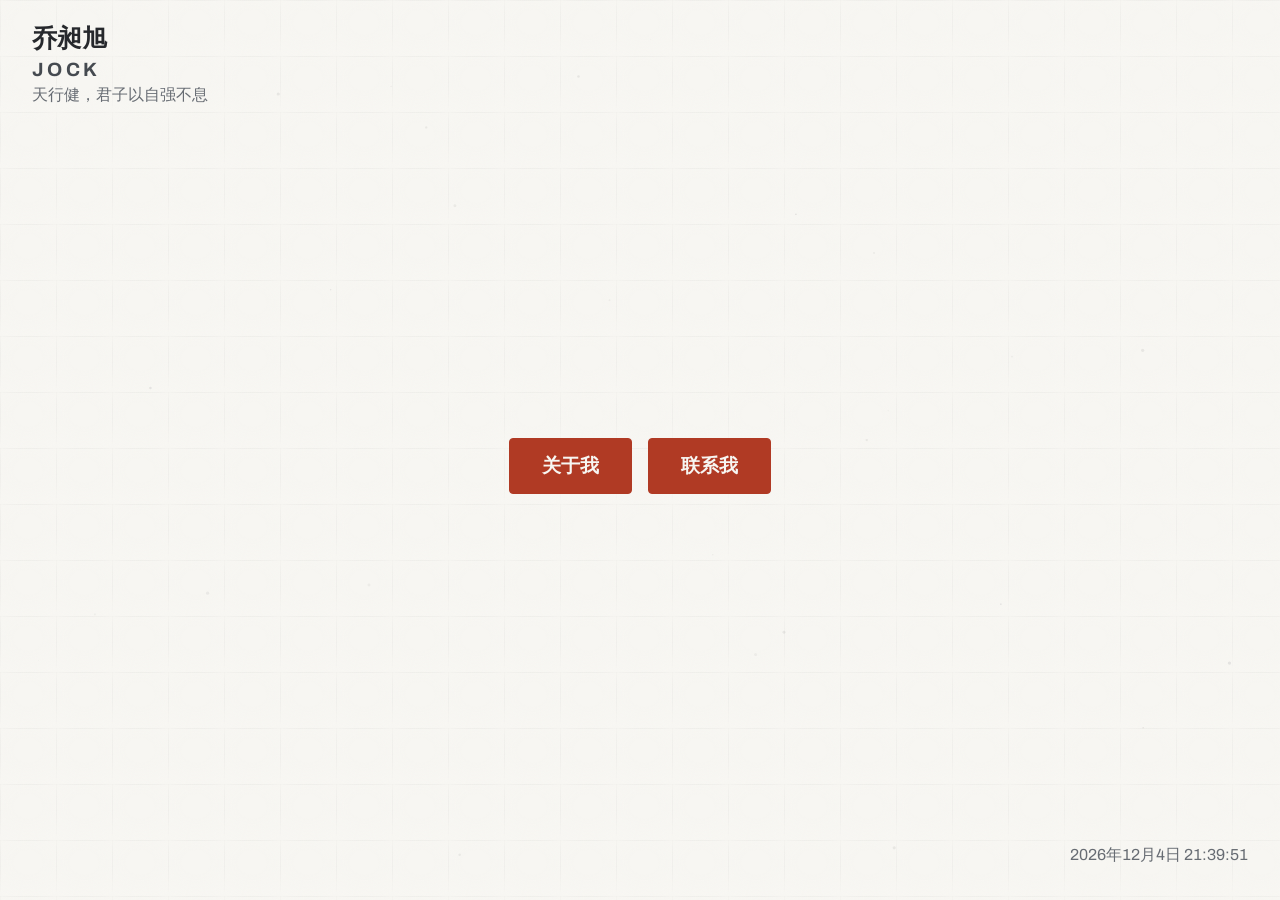
<file: index.html>
<!DOCTYPE html>
<html lang="zh-Hans">
<head>
  <meta charset="UTF-8">
  <meta name="viewport" content="width=device-width, initial-scale=1">
  <title>乔昶旭 JOCK</title>
  <meta name="description" content="乔昶旭（JOCK）的个人主页。天行健，君子以自强不息。">
  <meta name="theme-color" content="#f7f6f2">
  <link rel="icon" href="assets/favicon.svg" type="image/svg+xml">
  <link rel="preload" href="assets/fonts/archivo-latin-wght-normal.woff2" as="font" type="font/woff2" crossorigin>
  <link rel="stylesheet" href="assets/css/style.css">
</head>
<body>
  <a class="skip-link" href="#main">跳到主要内容</a>

  <header class="masthead">
    <a class="masthead__brand" href="index.html">
      <span class="masthead__name">乔昶旭</span>
      <span class="masthead__name-en"><span lang="en">JOCK</span></span>
      <span class="masthead__motto">天行健，君子以自强不息</span>
    </a>
  </header>

  <main id="main" class="hero">
    <div class="hero__cta">
      <a class="btn btn--primary" href="about.html">关于我</a>
      <button class="btn btn--primary" type="button" data-dialog-open="contact-dialog">联系我</button>
    </div>
  </main>

  <dialog class="contact" id="contact-dialog" aria-labelledby="contact-title">
    <h2 class="contact__title" id="contact-title">联系方式</h2>
    <p class="contact__email" id="contact-email">dau4wuqlan9066@gmail.com</p>
    <div class="contact__actions">
      <button class="btn btn--primary" type="button" data-copy="contact-email" autofocus>复制邮箱</button>
      <button class="btn" type="button" data-dialog-close>关闭</button>
    </div>
  </dialog>

  <time class="clock" id="clock"></time>

  <canvas id="particles" aria-hidden="true"></canvas>

  <script src="assets/js/main.js"></script>
</body>
</html>
</file>
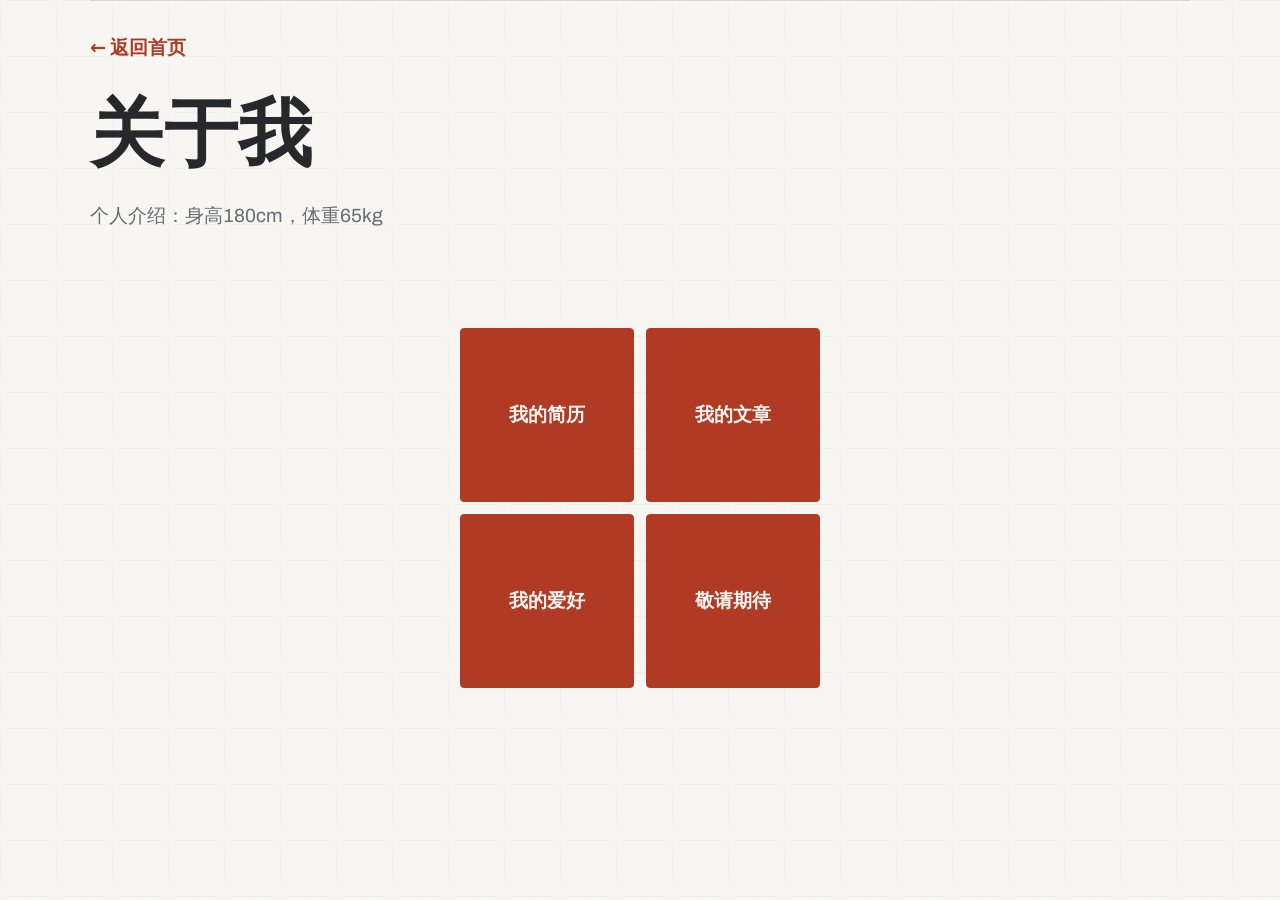
<file: about.html>
<!DOCTYPE html>
<html lang="zh-Hans">
<head>
  <meta charset="UTF-8">
  <meta name="viewport" content="width=device-width, initial-scale=1">
  <title>关于我 · 乔昶旭 JOCK</title>
  <meta name="description" content="乔昶旭（JOCK）的个人介绍：身高 180cm、体重 65kg。">
  <meta name="theme-color" content="#f7f6f2">
  <link rel="icon" href="assets/favicon.svg" type="image/svg+xml">
  <link rel="preload" href="assets/fonts/archivo-latin-wght-normal.woff2" as="font" type="font/woff2" crossorigin>
  <link rel="stylesheet" href="assets/css/style.css">
</head>
<body>
  <a class="skip-link" href="#main">跳到主要内容</a>

  <header class="page__header container">
    <nav aria-label="页面导航">
      <a class="page__back" href="index.html">← 返回首页</a>
    </nav>
    <div class="page__heading">
      <h1 class="page__title">关于我</h1>
      <p class="page__intro">个人介绍：身高180cm，体重65kg</p>
    </div>
  </header>

  <main id="main" class="page container">
    <div class="about-actions">
      <a class="btn btn--primary about-actions__btn" href="resume.html">我的简历</a>
      <a class="btn btn--primary about-actions__btn" href="articles.html">我的文章</a>
      <a class="btn btn--primary about-actions__btn" href="hobbies.html">我的爱好</a>
      <a class="btn btn--primary about-actions__btn" href="snake.html">敬请期待</a>
    </div>
  </main>

  <script src="assets/js/main.js"></script>
</body>
</html>
</file>
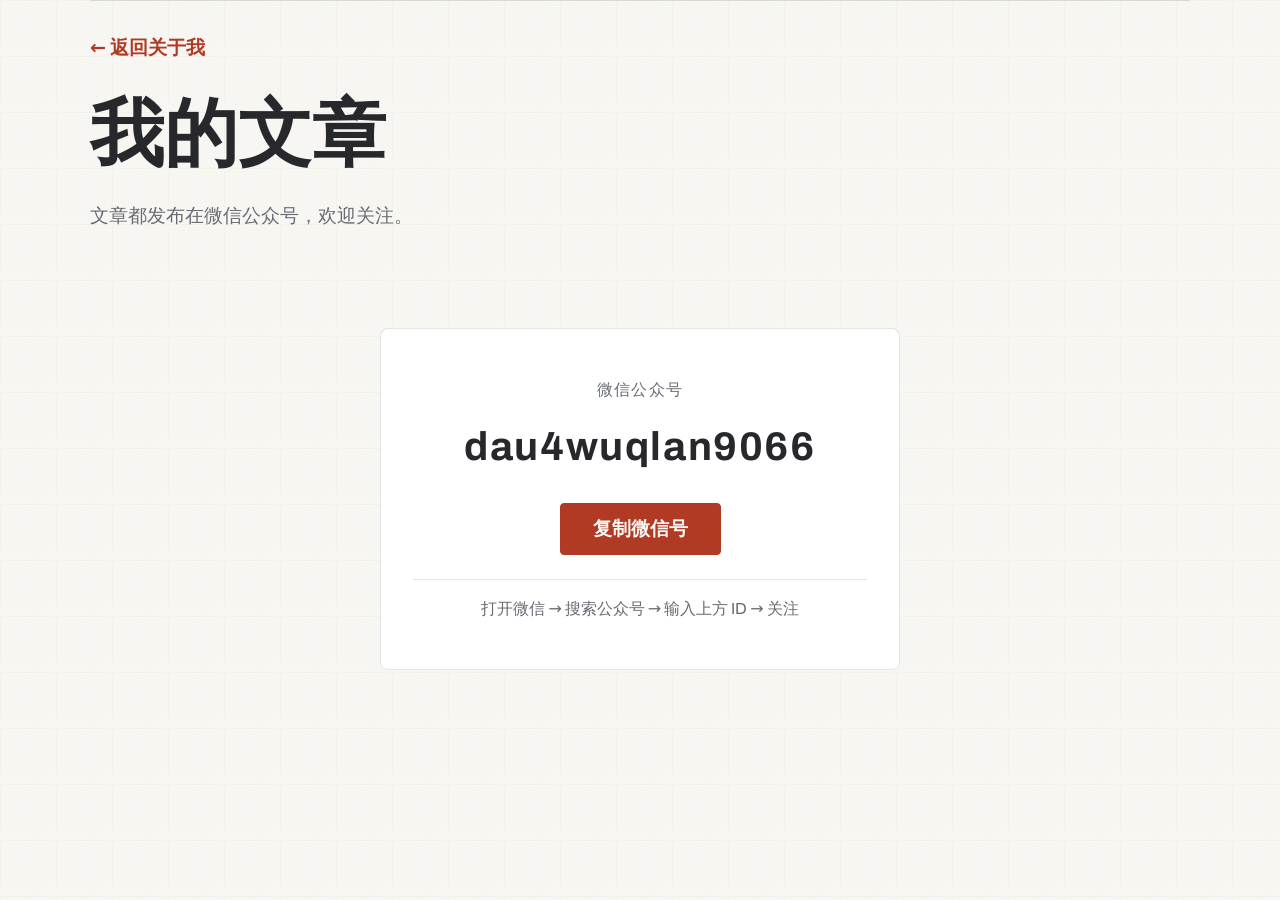
<file: articles.html>
<!DOCTYPE html>
<html lang="zh-Hans">
<head>
  <meta charset="UTF-8">
  <meta name="viewport" content="width=device-width, initial-scale=1">
  <title>我的文章 · 乔昶旭 JOCK</title>
  <meta name="description" content="乔昶旭的微信公众号：dau4wuqlan9066">
  <meta name="theme-color" content="#f7f6f2">
  <link rel="icon" href="assets/favicon.svg" type="image/svg+xml">
  <link rel="preload" href="assets/fonts/archivo-latin-wght-normal.woff2" as="font" type="font/woff2" crossorigin>
  <link rel="stylesheet" href="assets/css/style.css">
</head>
<body>
  <a class="skip-link" href="#main">跳到主要内容</a>

  <header class="page__header container">
    <nav aria-label="页面导航">
      <a class="page__back" href="about.html">← 返回关于我</a>
    </nav>
    <div class="page__heading">
      <h1 class="page__title">我的文章</h1>
      <p class="page__intro">文章都发布在微信公众号，欢迎关注。</p>
    </div>
  </header>

  <main id="main" class="page container">
    <section class="wechat" aria-labelledby="wechat-label">
      <h2 id="wechat-label" class="wechat__label">微信公众号</h2>
      <p class="wechat__id" id="wechat-id">dau4wuqlan9066</p>
      <div class="wechat__actions">
        <button class="btn btn--primary" type="button" data-copy="wechat-id">复制微信号</button>
      </div>
      <p class="wechat__hint">打开微信 → 搜索公众号 → 输入上方 ID → 关注</p>
    </section>
  </main>

  <script src="assets/js/main.js"></script>
</body>
</html>
</file>
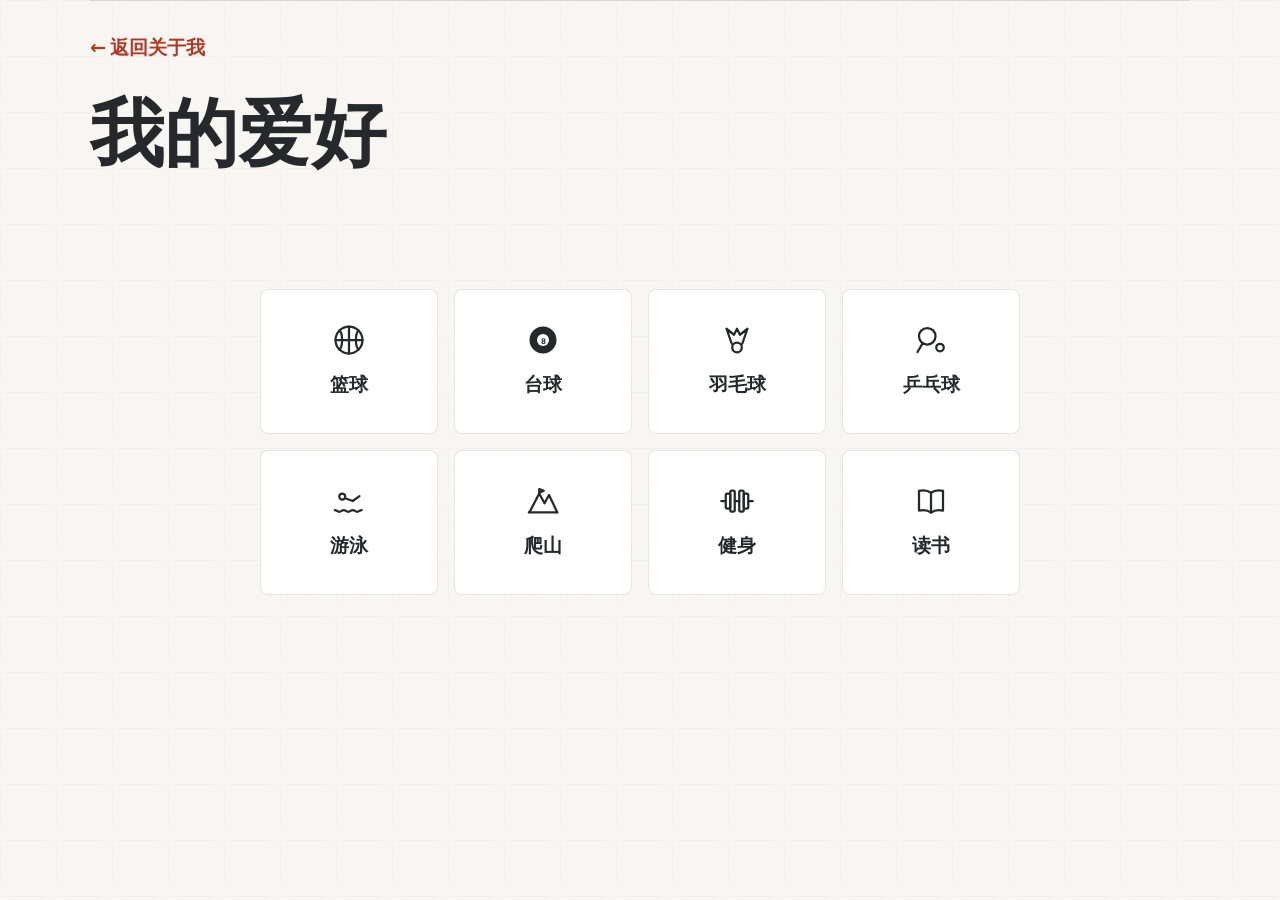
<file: hobbies.html>
<!DOCTYPE html>
<html lang="zh-Hans">
<head>
  <meta charset="UTF-8">
  <meta name="viewport" content="width=device-width, initial-scale=1">
  <title>我的爱好 · 乔昶旭 JOCK</title>
  <meta name="description" content="乔昶旭的爱好：篮球、台球、羽毛球、乒乓球、游泳、爬山、健身、读书。">
  <meta name="theme-color" content="#f7f6f2">
  <link rel="icon" href="assets/favicon.svg" type="image/svg+xml">
  <link rel="preload" href="assets/fonts/archivo-latin-wght-normal.woff2" as="font" type="font/woff2" crossorigin>
  <link rel="stylesheet" href="assets/css/style.css">
</head>
<body>
  <a class="skip-link" href="#main">跳到主要内容</a>

  <header class="page__header container">
    <nav aria-label="页面导航">
      <a class="page__back" href="about.html">← 返回关于我</a>
    </nav>
    <div class="page__heading">
      <h1 class="page__title">我的爱好</h1>
    </div>
  </header>

  <main id="main" class="page container">
    <ul class="hobbies">
      <li class="hobby">
        <svg class="hobby__icon" viewBox="0 0 24 24" aria-hidden="true">
          <circle cx="12" cy="12" r="9"/>
          <path d="M12 3v18M3 12h18"/>
          <path d="M5.6 5.6c2.4 2.2 2.4 10.6 0 12.8M18.4 5.6c-2.4 2.2-2.4 10.6 0 12.8"/>
        </svg>
        <span class="hobby__label">篮球</span>
      </li>

      <li class="hobby">
        <svg class="hobby__icon" viewBox="0 0 24 24" aria-hidden="true">
          <circle class="hobby__solid" cx="12" cy="12" r="9"/>
          <circle class="hobby__core" cx="12" cy="12" r="4"/>
          <text class="hobby__digit" x="12" y="14.4" text-anchor="middle">8</text>
        </svg>
        <span class="hobby__label">台球</span>
      </li>

      <li class="hobby">
        <svg class="hobby__icon" viewBox="0 0 24 24" aria-hidden="true">
          <path d="M8.5 14.5 5 4.5l5 4 2-4 2 4 5-4-3.5 10"/>
          <circle cx="12" cy="17" r="3.2"/>
        </svg>
        <span class="hobby__label">羽毛球</span>
      </li>

      <li class="hobby">
        <svg class="hobby__icon" viewBox="0 0 24 24" aria-hidden="true">
          <circle cx="9.5" cy="9.5" r="5.5"/>
          <path d="M6.4 14.3 3 20"/>
          <circle cx="18" cy="17" r="2.5"/>
        </svg>
        <span class="hobby__label">乒乓球</span>
      </li>

      <li class="hobby">
        <svg class="hobby__icon" viewBox="0 0 24 24" aria-hidden="true">
          <circle cx="7.5" cy="9" r="2"/>
          <path d="M9.5 10.2 14.5 12l4.5-3.2"/>
          <path d="M2.5 18c1.5 0 1.5 1.2 3 1.2s1.5-1.2 3-1.2 1.5 1.2 3 1.2 1.5-1.2 3-1.2 1.5 1.2 3 1.2 1.5-1.2 3-1.2"/>
        </svg>
        <span class="hobby__label">游泳</span>
      </li>

      <li class="hobby">
        <svg class="hobby__icon" viewBox="0 0 24 24" aria-hidden="true">
          <path d="M2.5 19.5h19"/>
          <path d="M3 19.5 9.5 7l3.5 6.5L16 8l5.5 11.5"/>
          <path d="M9.5 7v-3l3 1.2-3 1.3"/>
        </svg>
        <span class="hobby__label">爬山</span>
      </li>

      <li class="hobby">
        <svg class="hobby__icon" viewBox="0 0 24 24" aria-hidden="true">
          <path d="M1.5 12h3M19.5 12h3"/>
          <rect x="4.5" y="7" width="3" height="10" rx="1"/>
          <rect x="16.5" y="7" width="3" height="10" rx="1"/>
          <rect x="7.5" y="5" width="3" height="14" rx="1"/>
          <rect x="13.5" y="5" width="3" height="14" rx="1"/>
          <path d="M10.5 12h3"/>
        </svg>
        <span class="hobby__label">健身</span>
      </li>

      <li class="hobby">
        <svg class="hobby__icon" viewBox="0 0 24 24" aria-hidden="true">
          <path d="M12 6.5C10 5 7 4.6 4 5.2v13.2c3-.6 6-.2 8 1.3 2-1.5 5-1.9 8-1.3V5.2c-3-.6-6-.2-8 1.3z"/>
          <path d="M12 6.5v13.2"/>
        </svg>
        <span class="hobby__label">读书</span>
      </li>
    </ul>
  </main>

  <script src="assets/js/main.js"></script>
</body>
</html>
</file>
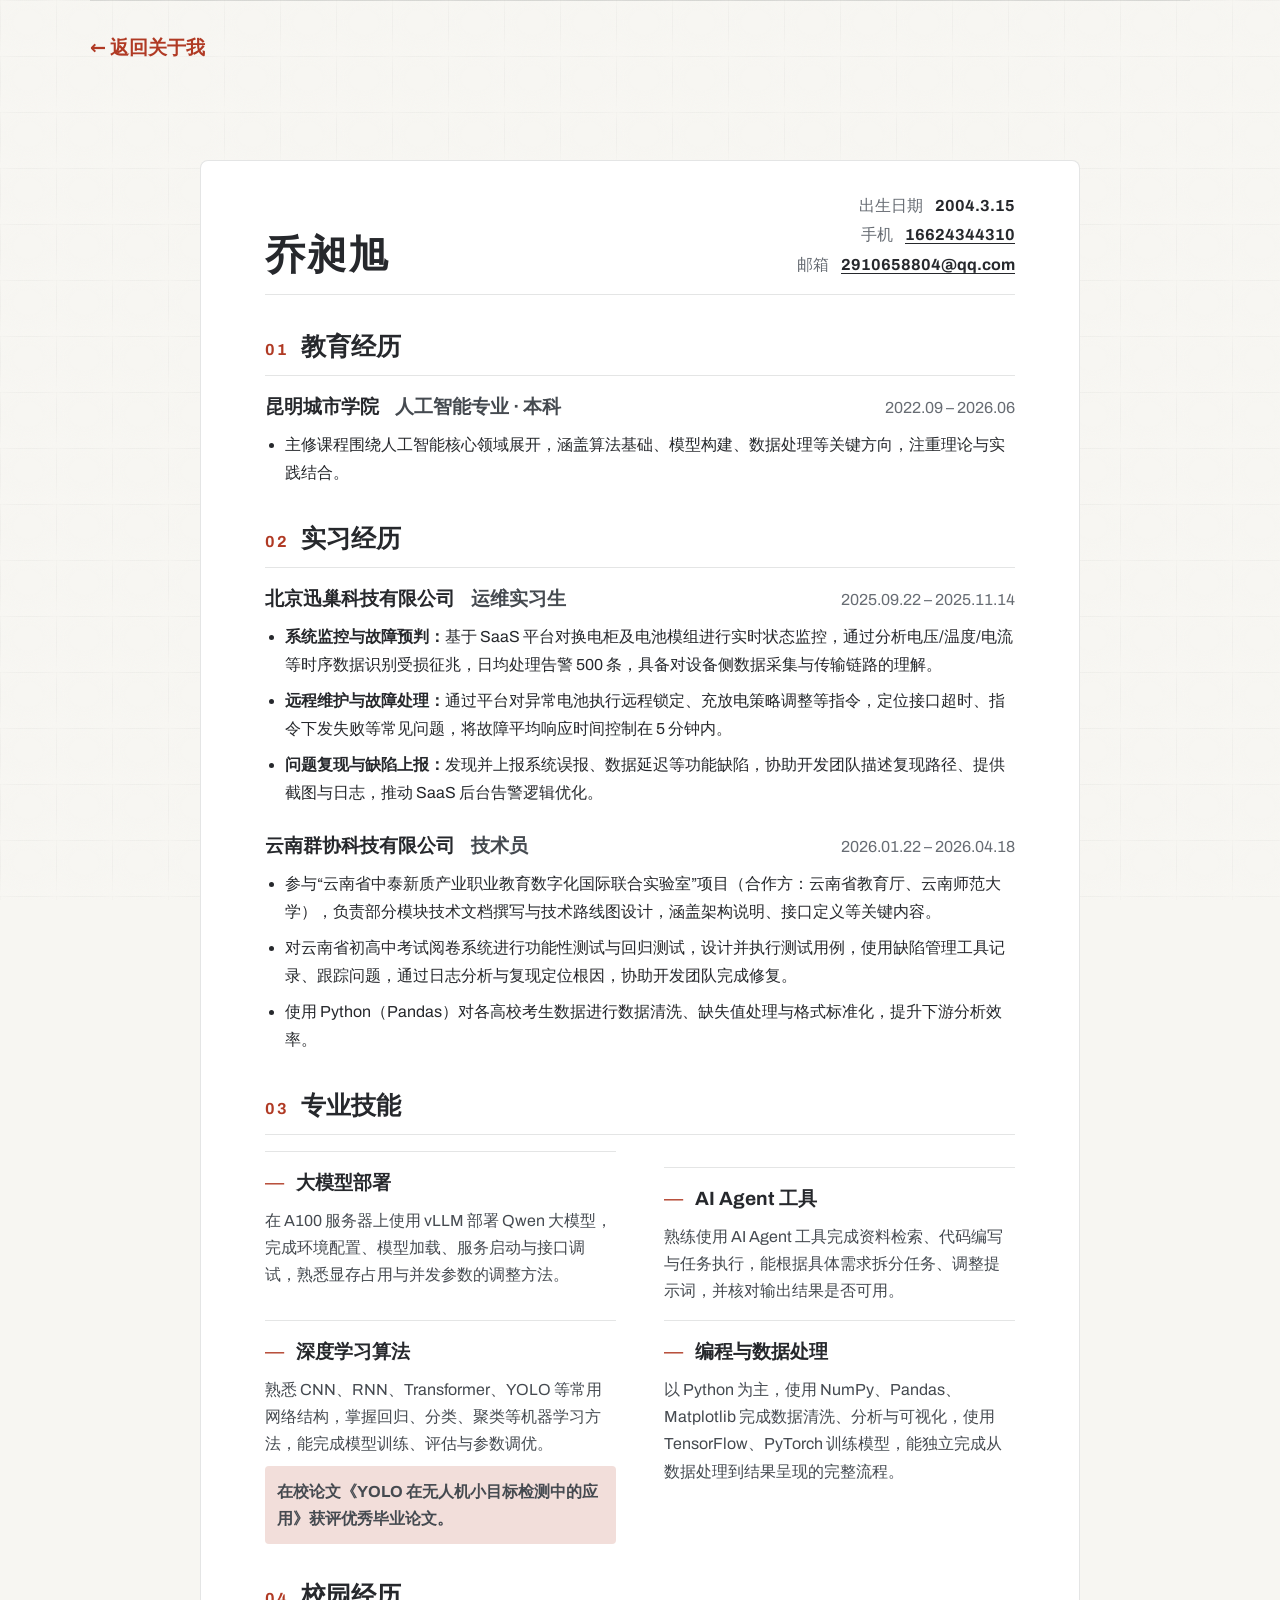
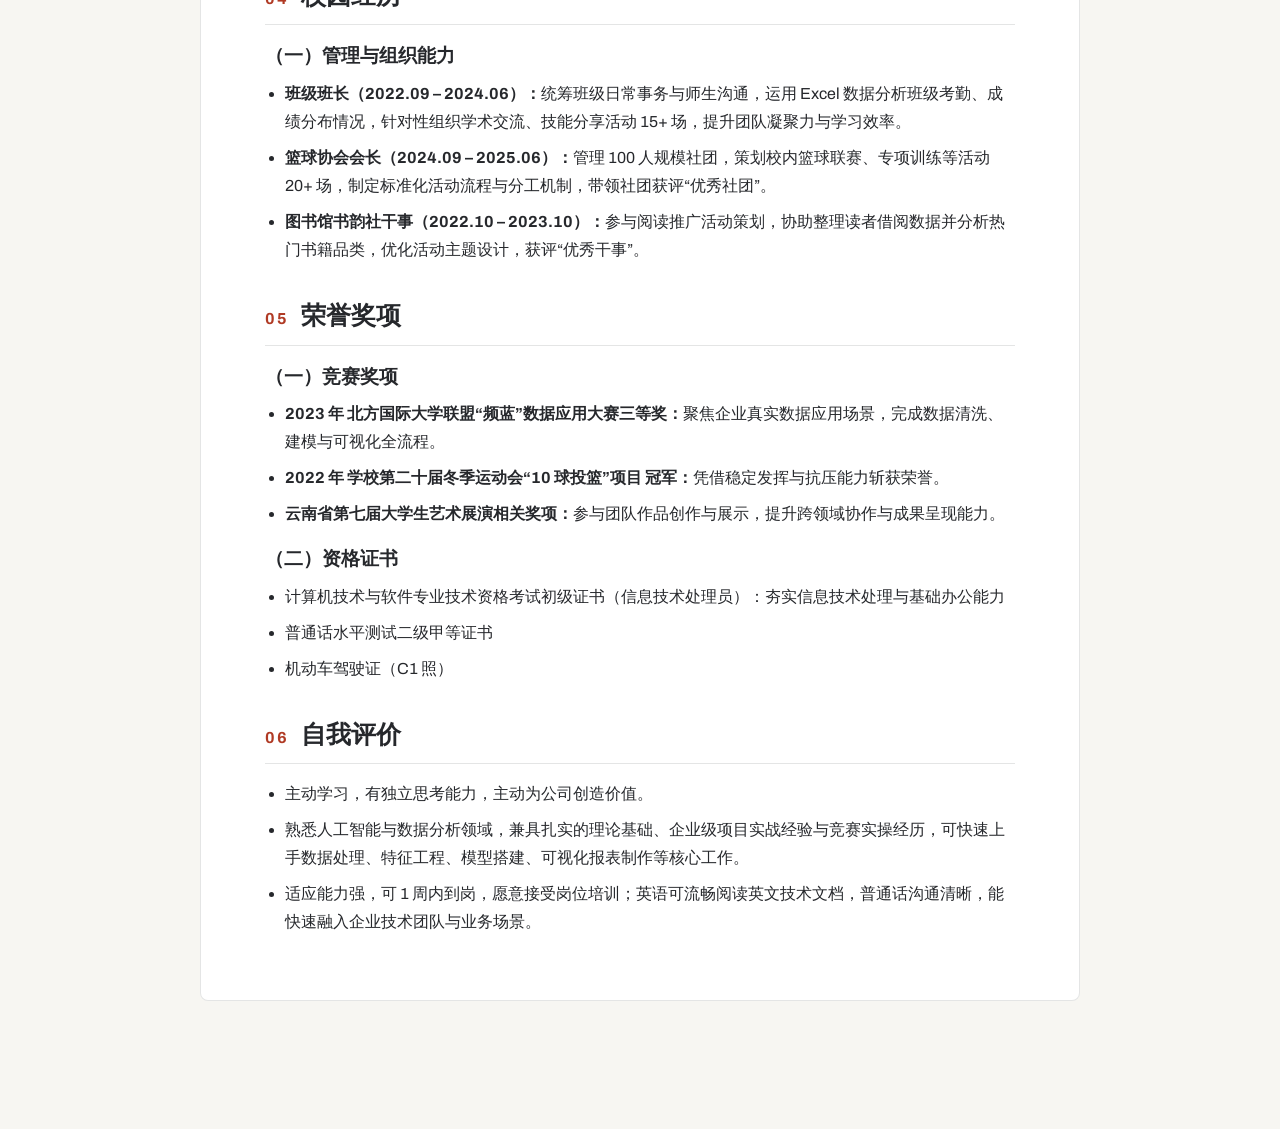
<file: resume.html>
<!DOCTYPE html>
<html lang="zh-Hans">
<head>
  <meta charset="UTF-8">
  <meta name="viewport" content="width=device-width, initial-scale=1">
  <title>我的简历 · 乔昶旭 JOCK</title>
  <meta name="description" content="乔昶旭（JOCK）的个人简历：教育经历、实习经历、专业技能、校园经历、荣誉奖项。">
  <meta name="theme-color" content="#f7f6f2">
  <link rel="icon" href="assets/favicon.svg" type="image/svg+xml">
  <link rel="preload" href="assets/fonts/archivo-latin-wght-normal.woff2" as="font" type="font/woff2" crossorigin>
  <link rel="stylesheet" href="assets/css/style.css">
</head>
<body>
  <a class="skip-link" href="#main">跳到主要内容</a>

  <header class="page__header container">
    <nav aria-label="页面导航">
      <a class="page__back" href="about.html">← 返回关于我</a>
    </nav>
  </header>

  <main id="main" class="page container">
    <article class="resume">
      <header class="resume__header">
        <h1 class="resume__name">乔昶旭</h1>
        <dl class="resume__meta">
          <div class="resume__meta-item">
            <dt>出生日期</dt>
            <dd>2004.3.15</dd>
          </div>
          <div class="resume__meta-item">
            <dt>手机</dt>
            <dd><a href="tel:16624344310">16624344310</a></dd>
          </div>
          <div class="resume__meta-item">
            <dt>邮箱</dt>
            <dd><a href="mailto:2910658804@qq.com">2910658804@qq.com</a></dd>
          </div>
        </dl>
      </header>

      <section class="resume__section" aria-labelledby="edu-title">
        <h2 id="edu-title" class="resume__title">
          <span class="resume__index" aria-hidden="true">01</span>教育经历
        </h2>
        <div class="resume__entry">
          <div class="resume__row">
            <h3 class="resume__org">昆明城市学院</h3>
            <span class="resume__role">人工智能专业 · 本科</span>
            <span class="resume__date">2022.09 – 2026.06</span>
          </div>
          <ul class="resume__list">
            <li>主修课程围绕人工智能核心领域展开，涵盖算法基础、模型构建、数据处理等关键方向，注重理论与实践结合。</li>
          </ul>
        </div>
      </section>

      <section class="resume__section" aria-labelledby="intern-title">
        <h2 id="intern-title" class="resume__title">
          <span class="resume__index" aria-hidden="true">02</span>实习经历
        </h2>

        <div class="resume__entry">
          <div class="resume__row">
            <h3 class="resume__org">北京迅巢科技有限公司</h3>
            <span class="resume__role">运维实习生</span>
            <span class="resume__date">2025.09.22 – 2025.11.14</span>
          </div>
          <ul class="resume__list">
            <li><strong>系统监控与故障预判：</strong>基于 SaaS 平台对换电柜及电池模组进行实时状态监控，通过分析电压/温度/电流等时序数据识别受损征兆，日均处理告警 500 条，具备对设备侧数据采集与传输链路的理解。</li>
            <li><strong>远程维护与故障处理：</strong>通过平台对异常电池执行远程锁定、充放电策略调整等指令，定位接口超时、指令下发失败等常见问题，将故障平均响应时间控制在 5 分钟内。</li>
            <li><strong>问题复现与缺陷上报：</strong>发现并上报系统误报、数据延迟等功能缺陷，协助开发团队描述复现路径、提供截图与日志，推动 SaaS 后台告警逻辑优化。</li>
          </ul>
        </div>

        <div class="resume__entry">
          <div class="resume__row">
            <h3 class="resume__org">云南群协科技有限公司</h3>
            <span class="resume__role">技术员</span>
            <span class="resume__date">2026.01.22 – 2026.04.18</span>
          </div>
          <ul class="resume__list">
            <li>参与“云南省中泰新质产业职业教育数字化国际联合实验室”项目（合作方：云南省教育厅、云南师范大学），负责部分模块技术文档撰写与技术路线图设计，涵盖架构说明、接口定义等关键内容。</li>
            <li>对云南省初高中考试阅卷系统进行功能性测试与回归测试，设计并执行测试用例，使用缺陷管理工具记录、跟踪问题，通过日志分析与复现定位根因，协助开发团队完成修复。</li>
            <li>使用 Python（Pandas）对各高校考生数据进行数据清洗、缺失值处理与格式标准化，提升下游分析效率。</li>
          </ul>
        </div>
      </section>

      <section class="resume__section" aria-labelledby="skill-title">
        <h2 id="skill-title" class="resume__title">
          <span class="resume__index" aria-hidden="true">03</span>专业技能
        </h2>
        <div class="resume__skills">
          <article class="resume__skill">
            <h3 class="resume__skill-title">大模型部署</h3>
            <p>在 A100 服务器上使用 vLLM 部署 Qwen 大模型，完成环境配置、模型加载、服务启动与接口调试，熟悉显存占用与并发参数的调整方法。</p>
          </article>

          <article class="resume__skill">
            <h3 class="resume__skill-title">AI Agent 工具</h3>
            <p>熟练使用 AI Agent 工具完成资料检索、代码编写与任务执行，能根据具体需求拆分任务、调整提示词，并核对输出结果是否可用。</p>
          </article>

          <article class="resume__skill">
            <h3 class="resume__skill-title">深度学习算法</h3>
            <p>熟悉 CNN、RNN、Transformer、YOLO 等常用网络结构，掌握回归、分类、聚类等机器学习方法，能完成模型训练、评估与参数调优。</p>
            <p class="resume__highlight">在校论文《YOLO 在无人机小目标检测中的应用》获评优秀毕业论文。</p>
          </article>

          <article class="resume__skill">
            <h3 class="resume__skill-title">编程与数据处理</h3>
            <p>以 Python 为主，使用 NumPy、Pandas、Matplotlib 完成数据清洗、分析与可视化，使用 TensorFlow、PyTorch 训练模型，能独立完成从数据处理到结果呈现的完整流程。</p>
          </article>
        </div>
      </section>

      <section class="resume__section" aria-labelledby="campus-title">
        <h2 id="campus-title" class="resume__title">
          <span class="resume__index" aria-hidden="true">04</span>校园经历
        </h2>
        <h3 class="resume__subtitle">（一）管理与组织能力</h3>
        <ul class="resume__list">
          <li><strong>班级班长（2022.09 – 2024.06）：</strong>统筹班级日常事务与师生沟通，运用 Excel 数据分析班级考勤、成绩分布情况，针对性组织学术交流、技能分享活动 15+ 场，提升团队凝聚力与学习效率。</li>
          <li><strong>篮球协会会长（2024.09 – 2025.06）：</strong>管理 100 人规模社团，策划校内篮球联赛、专项训练等活动 20+ 场，制定标准化活动流程与分工机制，带领社团获评“优秀社团”。</li>
          <li><strong>图书馆书韵社干事（2022.10 – 2023.10）：</strong>参与阅读推广活动策划，协助整理读者借阅数据并分析热门书籍品类，优化活动主题设计，获评“优秀干事”。</li>
        </ul>
      </section>

      <section class="resume__section" aria-labelledby="award-title">
        <h2 id="award-title" class="resume__title">
          <span class="resume__index" aria-hidden="true">05</span>荣誉奖项
        </h2>
        <h3 class="resume__subtitle">（一）竞赛奖项</h3>
        <ul class="resume__list">
          <li><strong>2023 年 北方国际大学联盟“频蓝”数据应用大赛三等奖：</strong>聚焦企业真实数据应用场景，完成数据清洗、建模与可视化全流程。</li>
          <li><strong>2022 年 学校第二十届冬季运动会“10 球投篮”项目 冠军：</strong>凭借稳定发挥与抗压能力斩获荣誉。</li>
          <li><strong>云南省第七届大学生艺术展演相关奖项：</strong>参与团队作品创作与展示，提升跨领域协作与成果呈现能力。</li>
        </ul>
        <h3 class="resume__subtitle">（二）资格证书</h3>
        <ul class="resume__list">
          <li>计算机技术与软件专业技术资格考试初级证书（信息技术处理员）：夯实信息技术处理与基础办公能力</li>
          <li>普通话水平测试二级甲等证书</li>
          <li>机动车驾驶证（C1 照）</li>
        </ul>
      </section>

      <section class="resume__section" aria-labelledby="self-title">
        <h2 id="self-title" class="resume__title">
          <span class="resume__index" aria-hidden="true">06</span>自我评价
        </h2>
        <ul class="resume__list">
          <li>主动学习，有独立思考能力，主动为公司创造价值。</li>
          <li>熟悉人工智能与数据分析领域，兼具扎实的理论基础、企业级项目实战经验与竞赛实操经历，可快速上手数据处理、特征工程、模型搭建、可视化报表制作等核心工作。</li>
          <li>适应能力强，可 1 周内到岗，愿意接受岗位培训；英语可流畅阅读英文技术文档，普通话沟通清晰，能快速融入企业技术团队与业务场景。</li>
        </ul>
      </section>
    </article>
  </main>

  <script src="assets/js/main.js"></script>
</body>
</html>
</file>
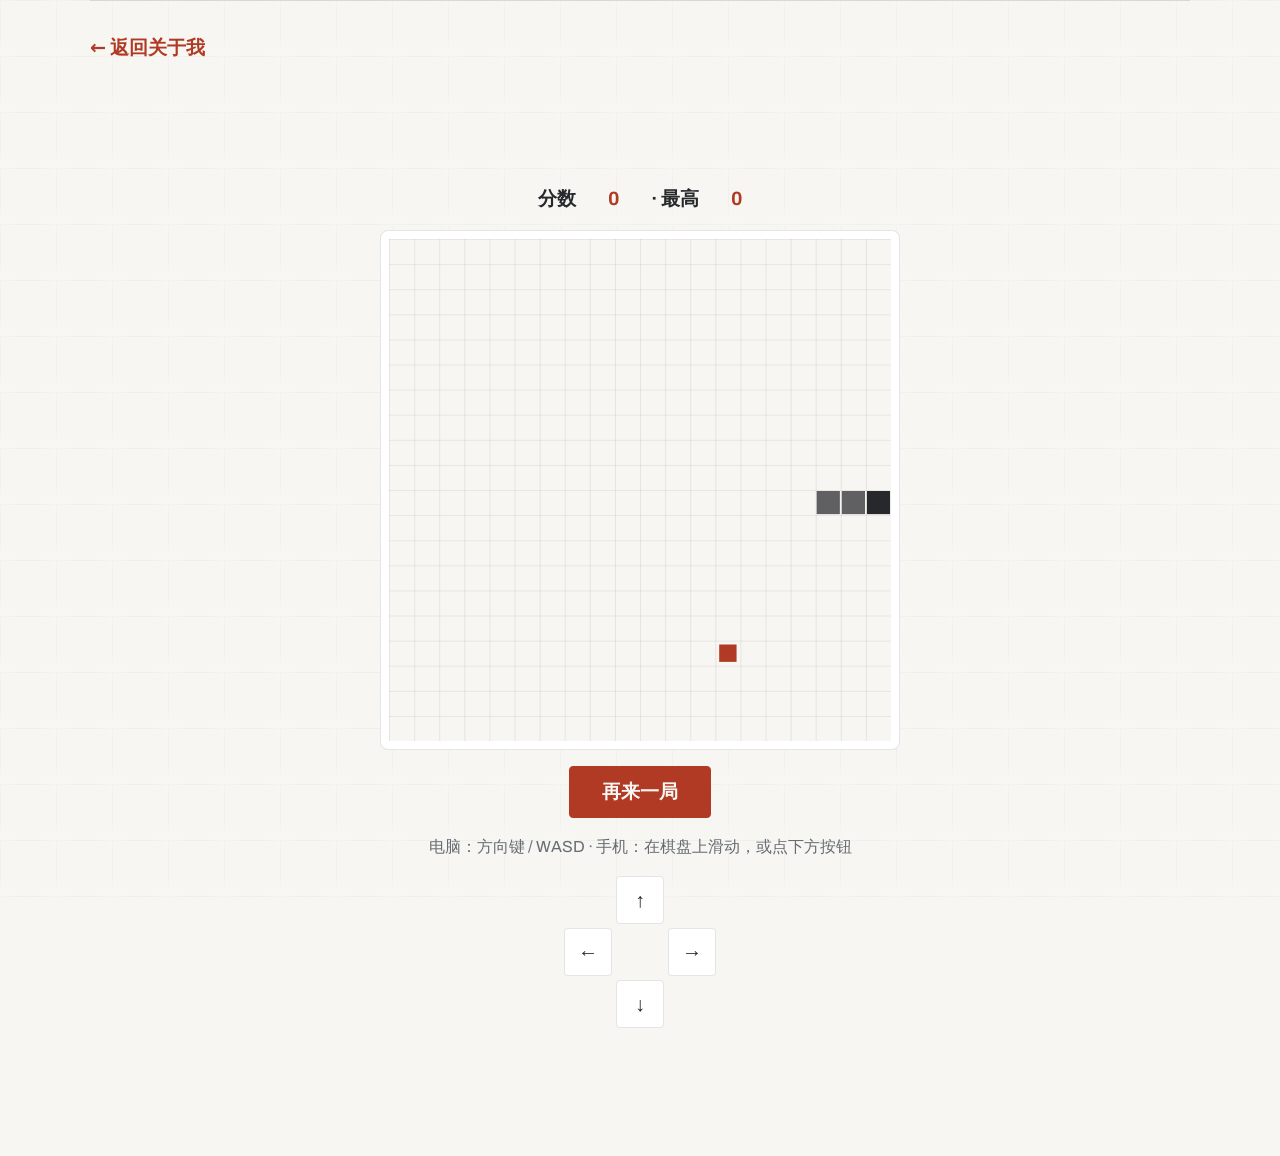
<file: snake.html>
<!DOCTYPE html>
<html lang="zh-Hans">
<head>
  <meta charset="UTF-8">
  <meta name="viewport" content="width=device-width, initial-scale=1">
  <title>贪吃蛇 · 乔昶旭 JOCK</title>
  <meta name="description" content="贪吃蛇小游戏 · JOCK 乔昶旭">
  <meta name="theme-color" content="#f7f6f2">
  <link rel="icon" href="assets/favicon.svg" type="image/svg+xml">
  <link rel="preload" href="assets/fonts/archivo-latin-wght-normal.woff2" as="font" type="font/woff2" crossorigin>
  <link rel="stylesheet" href="assets/css/style.css">
</head>
<body>
  <a class="skip-link" href="#main">跳到主要内容</a>

  <header class="page__header container">
    <nav aria-label="页面导航">
      <a class="page__back" href="about.html">← 返回关于我</a>
    </nav>
    <h1 class="sr-only">贪吃蛇游戏</h1>
  </header>

  <main id="main" class="page container">
    <div class="snake">
      <p class="snake__score">分数 <strong id="score">0</strong> · 最高 <strong id="best">0</strong></p>
      <div class="snake__board">
        <canvas id="snake-canvas" width="400" height="400" role="img" aria-label="贪吃蛇游戏棋盘"></canvas>
      </div>
      <button id="snake-start" class="btn btn--primary" type="button">开始游戏</button>
      <p class="snake__hint">电脑：方向键 / WASD · 手机：在棋盘上滑动，或点下方按钮</p>
      <div class="snake__pad">
        <button class="pad-btn" type="button" data-dir="up" aria-label="向上">↑</button>
        <button class="pad-btn" type="button" data-dir="left" aria-label="向左">←</button>
        <button class="pad-btn" type="button" data-dir="right" aria-label="向右">→</button>
        <button class="pad-btn" type="button" data-dir="down" aria-label="向下">↓</button>
      </div>
    </div>
  </main>

  <script src="assets/js/snake.js"></script>
</body>
</html>
</file>
<file: assets/css/style.css>
/* ============================================================
   JOCK / 乔昶旭 — 个人网站
   工程蓝图 · 纸白 / 墨蓝 / 朱砂红
   ============================================================ */

/* ---------- 字体 ---------- */
@font-face {
  font-family: "Archivo";
  src: url("../fonts/archivo-latin-wght-normal.woff2") format("woff2");
  font-weight: 100 900;
  font-style: normal;
  font-display: swap;
}

/* ---------- 设计 Token ---------- */
:root {
  /* 色板 */
  --color-bg: #f7f6f2;            /* 暖纸白，非纯白 */
  --color-surface: #ffffff;
  --color-ink: #26282c;           /* 正文 ≈12.5:1 */
  --color-ink-soft: #454a50;      /* 二级 ≈8.4:1 */
  --color-muted: #676c73;         /* 三级 ≈5:1 */
  --color-accent: #b03a24;        /* 朱砂 ≈5.4:1 */
  --color-accent-deep: #8a2c1a;   /* 深朱砂：主按钮悬停 */
  --color-accent-soft: #f2deda;   /* 选中/芯片底 */
  --color-hairline: rgba(38, 40, 44, 0.12);
  --color-gridline: rgba(38, 40, 44, 0.06);

  /* 字阶（1rem 地板 + clamp） */
  --step-0: 1rem;
  --step-1: clamp(1.0625rem, 1rem + 0.25vw, 1.25rem);
  --step-2: clamp(1.25rem, 1.1rem + 0.6vw, 1.75rem);
  --step-3: clamp(1.75rem, 1.3rem + 1.5vw, 2.75rem);   /* 座右铭 */
  --step-4: clamp(2.5rem, 1.8rem + 3.5vw, 4.75rem);    /* 乔昶旭 */
  --step-5: clamp(3.5rem, 2.6rem + 5vw, 6.5rem);       /* JOCK */

  /* 间距（4 单位） */
  --space-1: 0.25rem;
  --space-2: 0.5rem;
  --space-3: 0.75rem;
  --space-4: 1rem;
  --space-5: 1.5rem;
  --space-6: 2rem;
  --space-7: 3rem;
  --space-8: 4rem;
  --space-9: 6rem;
  --space-10: 8rem;

  /* 其他 */
  --radius-sm: 4px;
  --radius-md: 8px;
  --measure: 65ch;
  --grid-size: 56px;
  --content-width: min(100% - 2 * var(--space-6), 1100px);

  /* 动效 */
  --dur-micro: 160ms;
  --dur-base: 240ms;
  --dur-entrance: 900ms;
  --ease-expo: cubic-bezier(0.16, 1, 0.3, 1);
  --ease-default: cubic-bezier(0.33, 1, 0.68, 1);

  /* 焦点 */
  --ring: 2px solid var(--color-accent);
  --ring-offset: 3px;

  /* 字体栈：拉丁 Archivo，CJK 落系统字体 */
  --font-sans: "Archivo", "PingFang SC", "Hiragino Sans GB",
    "Microsoft YaHei", "Noto Sans CJK SC", "Segoe UI", system-ui, sans-serif;
}

/* ---------- 重置 + 基础 ---------- */
*,
*::before,
*::after {
  box-sizing: border-box;
  margin: 0;
  padding: 0;
}

html {
  -webkit-text-size-adjust: 100%;
}

body {
  background: var(--color-bg);
  color: var(--color-ink);
  font-family: var(--font-sans);
  font-size: var(--step-0);
  line-height: 1.6;
  font-variant-numeric: tabular-nums;
  -webkit-font-smoothing: antialiased;
  min-height: 100vh;
  display: flex;
  flex-direction: column;
  overflow-x: clip; /* 防粒子/装饰层意外引发横向滚动 */
}

/* 平滑滚动只在「允许动效」时开 */
@media (prefers-reduced-motion: no-preference) {
  html {
    scroll-behavior: smooth;
  }
}

/* 背景发丝网格（始终可见，无 JS） */
body::before {
  content: "";
  position: fixed;
  inset: 0;
  z-index: -1;
  pointer-events: none;
  background-image:
    linear-gradient(to right, var(--color-gridline) 1px, transparent 1px),
    linear-gradient(to bottom, var(--color-gridline) 1px, transparent 1px);
  background-size: var(--grid-size) var(--grid-size);
  /* 柔和的径向暗角让网格向中心淡出 */
  background-image:
    radial-gradient(ellipse 80% 70% at 50% 40%, transparent 30%, var(--color-bg) 100%),
    linear-gradient(to right, var(--color-gridline) 1px, transparent 1px),
    linear-gradient(to bottom, var(--color-gridline) 1px, transparent 1px);
  background-blend-mode: normal;
}

/* 平台化主题：选区、滚动条、焦点环 */
::selection {
  background: var(--color-accent-soft);
  color: var(--color-ink);
}

* {
  scrollbar-width: thin;
  scrollbar-color: var(--color-hairline) transparent;
}
::-webkit-scrollbar {
  width: 10px;
}
::-webkit-scrollbar-thumb {
  background: var(--color-hairline);
  border-radius: var(--radius-sm);
}
::-webkit-scrollbar-track {
  background: transparent;
}

:focus-visible {
  outline: var(--ring);
  outline-offset: var(--ring-offset);
}

img {
  max-width: 100%;
  height: auto;
}

a {
  color: var(--color-accent);
  text-decoration-thickness: 0.08em;
  text-underline-offset: 0.18em;
}

/* ---------- 跳过链接 ---------- */
.skip-link {
  position: absolute;
  top: var(--space-4);
  left: var(--space-4);
  z-index: 100;
  padding: var(--space-2) var(--space-4);
  background: var(--color-ink);
  color: var(--color-bg);
  text-decoration: none;
  border-radius: var(--radius-sm);
  transform: translateY(-200%);
  transition: transform var(--dur-base) var(--ease-default);
}
.skip-link:focus-visible {
  transform: none;
}

/* ---------- 屏幕阅读器专用（视觉隐藏） ---------- */
.sr-only {
  position: absolute;
  width: 1px;
  height: 1px;
  padding: 0;
  margin: -1px;
  overflow: hidden;
  clip: rect(0, 0, 0, 0);
  white-space: nowrap;
  border: 0;
}

/* ---------- 布局 ---------- */
.container {
  width: var(--content-width);
  margin-inline: auto;
}

main {
  flex: 1;
}

/* ---------- 按钮 ---------- */
.btn {
  display: inline-flex;
  align-items: center;
  justify-content: center;
  gap: var(--space-2);
  min-height: 48px;
  padding: var(--space-3) var(--space-6);
  font-family: var(--font-sans);
  font-size: var(--step-1);
  font-weight: 700;
  color: var(--color-ink);
  background: transparent;
  border: 1px solid var(--color-ink);
  border-radius: var(--radius-sm);
  cursor: pointer;
  text-decoration: none;
  touch-action: manipulation; /* 手机端防双击缩放 */
  transition:
    background var(--dur-micro) var(--ease-default),
    color var(--dur-micro) var(--ease-default);
}
.btn:hover {
  background: var(--color-ink);
  color: var(--color-bg);
}
.btn:active {
  transform: translateY(1px);
}
.btn--primary {
  background: var(--color-accent);
  border-color: var(--color-accent);
  color: var(--color-bg);
}
.btn--primary:hover {
  background: var(--color-ink);
  border-color: var(--color-ink);
  color: var(--color-bg);
}

/* ---------- 顶栏：名字 + 座右铭（低调置于左上角） ---------- */
.masthead {
  position: fixed;
  top: 0;
  left: 0;
  right: 0;
  z-index: 50;
  pointer-events: none; /* 让下方粒子可以穿透显示 */
}
.masthead__brand {
  pointer-events: auto;
  display: flex;
  flex-direction: column;
  gap: var(--space-1);
  padding: var(--space-5) var(--space-6);
  color: var(--color-ink);
  text-decoration: none;
  line-height: 1.2;
}
.masthead__name {
  font-size: var(--step-2);
  font-weight: 700;
}
.masthead__name-en {
  font-size: var(--step-1);
  font-weight: 700;
  letter-spacing: 0.18em;
  color: var(--color-ink-soft);
}
.masthead__motto {
  font-size: var(--step-0);
  color: var(--color-muted);
  font-weight: 400;
}

/* ---------- 区块通用 ---------- */
.section {
  padding-top: var(--space-9);
  padding-bottom: var(--space-9);
  border-top: 1px solid var(--color-hairline);
  scroll-margin-block: 4rem;
}
.section__title {
  font-size: var(--step-2);
  font-weight: 700;
  text-wrap: balance;
  margin-bottom: var(--space-5);
}
.section__body {
  max-width: var(--measure);
  line-height: 1.75;
}

/* ---------- 主页 Hero ---------- */
.hero {
  min-height: 100vh;
  min-height: 100svh; /* 移动端避开浏览器工具栏，防顶边被裁剪 */
  display: flex;
  flex-direction: column;
  align-items: center;
  justify-content: center;
  text-align: center;
  padding: var(--space-8) var(--space-6) var(--space-6);
}
.hero__cta {
  display: flex;
  flex-wrap: wrap;
  justify-content: center;
  gap: var(--space-4);
}

/* ---------- 右下角时钟 ---------- */
.clock {
  position: fixed;
  right: var(--space-6);
  bottom: var(--space-6);
  z-index: 40;
  font-size: var(--step-0);
  color: var(--color-muted);
  font-variant-numeric: tabular-nums;
}

/* ---------- 联系我弹窗 ---------- */
.contact {
  margin: auto;
  width: min(400px, calc(100% - 2 * var(--space-5)));
  padding: var(--space-6);
  border: 1px solid var(--color-hairline);
  border-radius: var(--radius-md);
  background: var(--color-surface);
  color: var(--color-ink);
}
.contact::backdrop {
  background: rgba(38, 40, 44, 0.42);
}
.contact__title {
  font-size: var(--step-1);
  font-weight: 700;
  color: var(--color-muted);
  letter-spacing: 0.06em;
}
.contact__email {
  margin-top: var(--space-4);
  padding: var(--space-3) var(--space-4);
  border: 1px solid var(--color-hairline);
  border-radius: var(--radius-sm);
  background: var(--color-bg);
  font-size: var(--step-1);
  font-weight: 700;
  text-align: center;
  word-break: break-all;
  user-select: all;
}
.contact__actions {
  display: flex;
  gap: var(--space-3);
  margin-top: var(--space-5);
}
.contact__actions .btn {
  flex: 1;
}
@media (prefers-reduced-motion: no-preference) {
  .contact[open] {
    animation: dialog-in var(--dur-base) var(--ease-default);
  }
}
@keyframes dialog-in {
  from {
    opacity: 0;
    transform: translateY(8px) scale(0.98);
  }
  to {
    opacity: 1;
    transform: none;
  }
}

/* ---------- 入场动画（一个序列，CSS 渐进增强） ---------- */
@media (prefers-reduced-motion: no-preference) {
  .hero__cta,
  .masthead__brand {
    animation: rise var(--dur-entrance) var(--ease-expo) backwards;
  }
  .masthead__brand {
    animation-delay: 0ms;
  }
  .hero__cta {
    animation-delay: 330ms;
  }

  .page__header,
  .page__heading,
  .about-actions {
    animation: rise var(--dur-entrance) var(--ease-expo) backwards;
  }
  .page__heading {
    animation-delay: 120ms;
  }
  .about-actions {
    animation-delay: 240ms;
  }
}

@keyframes rise {
  from {
    opacity: 0;
    transform: translateY(16px);
    filter: blur(6px);
  }
  to {
    opacity: 1;
    transform: none;
    filter: none;
  }
}

/* ---------- 粒子 canvas（渐进增强，JS 控制） ---------- */
#particles {
  position: fixed;
  inset: 0;
  z-index: -1;
  pointer-events: none;
  will-change: transform;
}

/* ---------- 关于我子页 ---------- */
.page {
  padding-top: var(--space-8);
  padding-bottom: var(--space-10);
}

.page__header {
  border-top: 1px solid var(--color-hairline);
  padding-top: var(--space-6);
  padding-bottom: var(--space-6);
  display: flex;
  flex-direction: column;
  align-items: flex-start;
  gap: var(--space-3);
}

.page__heading {
  display: flex;
  flex-direction: column;
  gap: var(--space-2);
}

.page__intro {
  font-size: var(--step-1);
  color: var(--color-muted);
  max-width: var(--measure);
}

.page__back {
  font-size: var(--step-1);
  font-weight: 700;
  color: var(--color-accent);
  text-decoration: none;
  white-space: nowrap;
}
.page__back:hover {
  text-decoration: underline;
}

.page__title {
  font-size: var(--step-4);
  font-weight: 700;
  text-wrap: balance;
}

/* ---------- 关于我：四宫格 ---------- */
.about-actions {
  display: grid;
  grid-template-columns: repeat(2, 1fr);
  gap: var(--space-3);
  max-width: 360px;
  margin-inline: auto;
}
.about-actions__btn {
  width: 100%;
  aspect-ratio: 1 / 1;
  font-size: var(--step-1);
}
.about-actions__btn:hover {
  background: var(--color-accent-deep);
  border-color: var(--color-accent-deep);
  color: var(--color-bg);
}

/* ---------- 简历 ---------- */
.resume {
  background: var(--color-surface);
  border: 1px solid var(--color-hairline);
  border-radius: var(--radius-md);
  padding: var(--space-6) var(--space-8) var(--space-8);
  max-width: 880px;
  margin-inline: auto;
}

.resume__header {
  display: grid;
  grid-template-columns: auto 1fr;
  align-items: end;
  gap: var(--space-6);
  padding-bottom: var(--space-4);
  border-bottom: 1px solid var(--color-hairline);
}

.resume__name {
  font-size: var(--step-3);
  font-weight: 700;
  line-height: 1.1;
  letter-spacing: 0.04em;
}

.resume__meta {
  display: grid;
  gap: var(--space-1);
  justify-self: end;
  text-align: right;
  font-size: var(--step-0);
}
.resume__meta-item {
  display: flex;
  justify-content: flex-end;
  gap: var(--space-3);
}
.resume__meta dt {
  color: var(--color-muted);
}
.resume__meta dd {
  color: var(--color-ink);
  font-weight: 700;
  font-variant-numeric: tabular-nums;
}
.resume__meta a {
  color: inherit;
}

.resume__section {
  margin-top: var(--space-6);
}

.resume__title {
  display: flex;
  align-items: baseline;
  gap: var(--space-3);
  font-size: var(--step-2);
  font-weight: 700;
  color: var(--color-ink);
  padding-bottom: var(--space-2);
  border-bottom: 1px solid var(--color-hairline);
  margin-bottom: var(--space-4);
}

.resume__index {
  font-size: var(--step-0);
  font-weight: 700;
  letter-spacing: 0.12em;
  color: var(--color-accent);
  font-variant-numeric: tabular-nums;
}

.resume__subtitle {
  font-size: var(--step-1);
  font-weight: 700;
  margin-top: var(--space-4);
  margin-bottom: var(--space-2);
}

.resume__entry + .resume__entry {
  margin-top: var(--space-5);
}

.resume__row {
  display: grid;
  grid-template-columns: auto 1fr auto;
  align-items: baseline;
  gap: var(--space-1) var(--space-4);
  margin-bottom: var(--space-2);
}
.resume__org {
  font-size: var(--step-1);
  font-weight: 700;
}
.resume__role {
  font-size: var(--step-1);
  font-weight: 700;
  color: var(--color-ink-soft);
}
.resume__date {
  font-size: var(--step-0);
  color: var(--color-muted);
  font-variant-numeric: tabular-nums;
  text-align: right;
}

.resume__list {
  margin: 0;
  padding-left: 1.25em;
  line-height: 1.75;
}
.resume__list li + li {
  margin-top: var(--space-2);
}
.resume__list strong {
  font-weight: 700;
}

/* 技能：双栏索引式列表，靠序号与发丝分隔建立层级，不用卡片嵌套 */
.resume__skills {
  display: grid;
  grid-template-columns: repeat(auto-fit, minmax(280px, 1fr));
  column-gap: var(--space-7);
}
.resume__skill {
  padding-top: var(--space-4);
  border-top: 1px solid var(--color-hairline);
}
.resume__skill + .resume__skill {
  margin-top: var(--space-4);
}
.resume__skill-title {
  display: flex;
  align-items: baseline;
  gap: var(--space-3);
  font-size: var(--step-1);
  font-weight: 700;
  margin-bottom: var(--space-2);
}
.resume__skill-title::before {
  content: "—";
  color: var(--color-accent);
  font-weight: 400;
}
.resume__skill p {
  font-size: var(--step-0);
  color: var(--color-ink-soft);
  line-height: 1.7;
}
.resume__skill p + p {
  margin-top: var(--space-2);
}
.resume__highlight {
  display: block;
  padding: var(--space-3);
  background: var(--color-accent-soft);
  border-radius: var(--radius-sm);
  color: var(--color-ink);
  font-weight: 700;
}

.grid {
  display: grid;
  grid-template-columns: 1fr;
  gap: var(--space-8);
}
@media (min-width: 640px) {
  .grid {
    grid-template-columns: 1fr 1fr;
  }
}

.card {
  border: 1px solid var(--color-hairline);
  border-radius: var(--radius-md);
  padding: var(--space-6);
  background: var(--color-surface);
}
.card__title {
  font-size: var(--step-2);
  font-weight: 700;
  margin-bottom: var(--space-4);
}

.tag-list {
  display: flex;
  flex-wrap: wrap;
  gap: var(--space-2);
  list-style: none;
  padding: 0;
  margin: 0;
}
.tag {
  display: inline-block;
  padding: var(--space-1) var(--space-3);
  font-size: var(--step-0);
  border: 1px solid var(--color-hairline);
  border-radius: var(--radius-sm);
  color: var(--color-ink-soft);
  background: var(--color-bg);
}

.placeholder {
  display: block;
  margin-top: var(--space-4);
  padding: var(--space-6);
  border: 1px dashed var(--color-hairline);
  border-radius: var(--radius-md);
  color: var(--color-muted);
  text-align: center;
  font-style: normal;
}

.photo-frame {
  aspect-ratio: 4 / 5;
  max-width: 320px;
  border: 1px solid var(--color-hairline);
  border-radius: var(--radius-md);
  display: grid;
  place-items: center;
  color: var(--color-muted);
  background:
    linear-gradient(var(--color-gridline) 1px, transparent 1px),
    linear-gradient(90deg, var(--color-gridline) 1px, transparent 1px);
  background-size: 24px 24px;
}

/* ---------- 贪吃蛇 ---------- */
.snake {
  display: flex;
  flex-direction: column;
  align-items: center;
  gap: var(--space-4);
  padding-top: var(--space-5);
}
.snake__score {
  display: flex;
  align-items: baseline;
  gap: var(--space-6);
  font-size: var(--step-1);
  font-weight: 700;
  color: var(--color-ink);
  font-variant-numeric: tabular-nums;
}
.snake__score strong {
  color: var(--color-accent);
  font-weight: 700;
}
.snake__board {
  width: min(520px, 100%);
  border: 1px solid var(--color-hairline);
  border-radius: var(--radius-md);
  background: var(--color-surface);
  padding: var(--space-2);
}
.snake__board canvas {
  display: block;
  width: 100%;
  height: auto;
  /* 棋盘上滑动不滚动页面（手机端手势控制） */
  touch-action: none;
}
.snake__hint {
  font-size: var(--step-0);
  color: var(--color-muted);
}
.snake__pad {
  display: grid;
  grid-template-columns: repeat(3, 48px);
  grid-template-rows: repeat(3, 48px);
  gap: var(--space-1);
}
.pad-btn {
  min-height: 48px;
  border: 1px solid var(--color-hairline);
  border-radius: var(--radius-sm);
  background: var(--color-surface);
  color: var(--color-ink);
  font-size: 1.25rem;
  cursor: pointer;
  touch-action: manipulation;
  transition:
    background var(--dur-micro) var(--ease-default),
    color var(--dur-micro) var(--ease-default);
}
.pad-btn:hover {
  background: var(--color-ink);
  color: var(--color-bg);
}
.pad-btn[data-dir="up"]    { grid-column: 2; grid-row: 1; }
.pad-btn[data-dir="left"]  { grid-column: 1; grid-row: 2; }
.pad-btn[data-dir="right"] { grid-column: 3; grid-row: 2; }
.pad-btn[data-dir="down"]  { grid-column: 2; grid-row: 3; }

/* ---------- 微信公众号 ---------- */
.wechat {
  max-width: 520px;
  margin-inline: auto;
  border: 1px solid var(--color-hairline);
  border-radius: var(--radius-md);
  background: var(--color-surface);
  padding: var(--space-7) var(--space-6);
  text-align: center;
}
.wechat__label {
  font-size: var(--step-0);
  font-weight: 400;
  color: var(--color-muted);
  letter-spacing: 0.08em;
}
.wechat__id {
  margin-top: var(--space-3);
  font-size: var(--step-3);
  font-weight: 700;
  letter-spacing: 0.04em;
  color: var(--color-ink);
  font-variant-numeric: tabular-nums;
  word-break: break-all;
}
.wechat__actions {
  margin-top: var(--space-5);
}
.wechat__hint {
  margin-top: var(--space-5);
  padding-top: var(--space-4);
  border-top: 1px solid var(--color-hairline);
  font-size: var(--step-0);
  color: var(--color-muted);
}

/* ---------- 我的爱好 ---------- */
.hobbies {
  list-style: none;
  display: grid;
  grid-template-columns: repeat(auto-fit, minmax(140px, 1fr));
  gap: var(--space-4);
  max-width: 760px;
  margin-inline: auto;
  padding: 0;
}
.hobby {
  display: flex;
  flex-direction: column;
  align-items: center;
  justify-content: center;
  gap: var(--space-3);
  padding: var(--space-6) var(--space-4);
  border: 1px solid var(--color-hairline);
  border-radius: var(--radius-md);
  background: var(--color-surface);
  color: var(--color-ink);
  transition:
    border-color var(--dur-micro) var(--ease-default),
    color var(--dur-micro) var(--ease-default);
}
.hobby:hover {
  border-color: var(--color-accent);
  color: var(--color-accent);
}
.hobby__icon {
  width: 36px;
  height: 36px;
  fill: none;
  stroke: currentColor;
  stroke-width: 1.5;
  stroke-linecap: round;
  stroke-linejoin: round;
}
.hobby__solid {
  fill: currentColor;
  stroke: none;
}
.hobby__core {
  fill: var(--color-surface);
  stroke: none;
}
.hobby__digit {
  fill: currentColor;
  stroke: none;
  font-family: var(--font-sans);
  font-size: 5.5px;
  font-weight: 700;
}
.hobby__label {
  font-size: var(--step-1);
  font-weight: 700;
}

/* ---------- 响应式 ---------- */
@media (max-width: 640px) {
  .hero__cta {
    flex-direction: column;
    width: 100%;
    max-width: 320px;
    margin-inline: auto;
  }
  .btn {
    width: 100%;
  }
  .masthead__brand {
    padding: var(--space-4);
  }
  .clock {
    right: var(--space-4);
    bottom: var(--space-4);
  }
  /* 触屏方向键在手机上加大，方便拇指点按 */
  .snake__pad {
    grid-template-columns: repeat(3, 56px);
    grid-template-rows: repeat(3, 56px);
  }
  .pad-btn {
    min-height: 56px;
    font-size: 1.5rem;
  }
  .resume {
    padding: var(--space-4) var(--space-5) var(--space-6);
  }
  .resume__header {
    grid-template-columns: 1fr;
    align-items: start;
    gap: var(--space-4);
    padding-bottom: var(--space-4);
  }
  .resume__meta {
    justify-self: start;
    text-align: left;
  }
  .resume__meta-item {
    justify-content: flex-start;
  }
  .resume__row {
    grid-template-columns: 1fr;
  }
  .resume__date {
    text-align: left;
  }
}

/* ---------- reduced-motion 全局覆盖 ---------- */
@media (prefers-reduced-motion: reduce) {
  *,
  *::before,
  *::after {
    animation-duration: 0.01ms !important;
    animation-iteration-count: 1 !important;
    transition-duration: 0.01ms !important;
  }
  html {
    scroll-behavior: auto;
  }
}

/* ---------- 打印 / 保存为 PDF ---------- */
@media print {
  @page {
    size: A4;
    margin: 14mm;
  }
  body {
    background: #fff;
    display: block;
  }
  body::before,
  .skip-link,
  .page__header {
    display: none !important;
  }
  .container {
    width: auto;
  }
  .page {
    padding: 0;
  }
  .resume {
    border: 0;
    border-radius: 0;
    padding: 0;
    max-width: none;
  }
  .resume__header {
    padding-bottom: var(--space-3);
    border-bottom: 2px solid var(--color-ink);
  }
  .resume__highlight {
    background: none;
    padding: 0;
  }
  .resume__skill {
    break-inside: avoid;
  }
  .resume__section {
    break-inside: avoid;
  }
  .resume__entry {
    break-inside: avoid;
  }
  a {
    color: inherit;
    text-decoration: none;
  }
}
</file>
